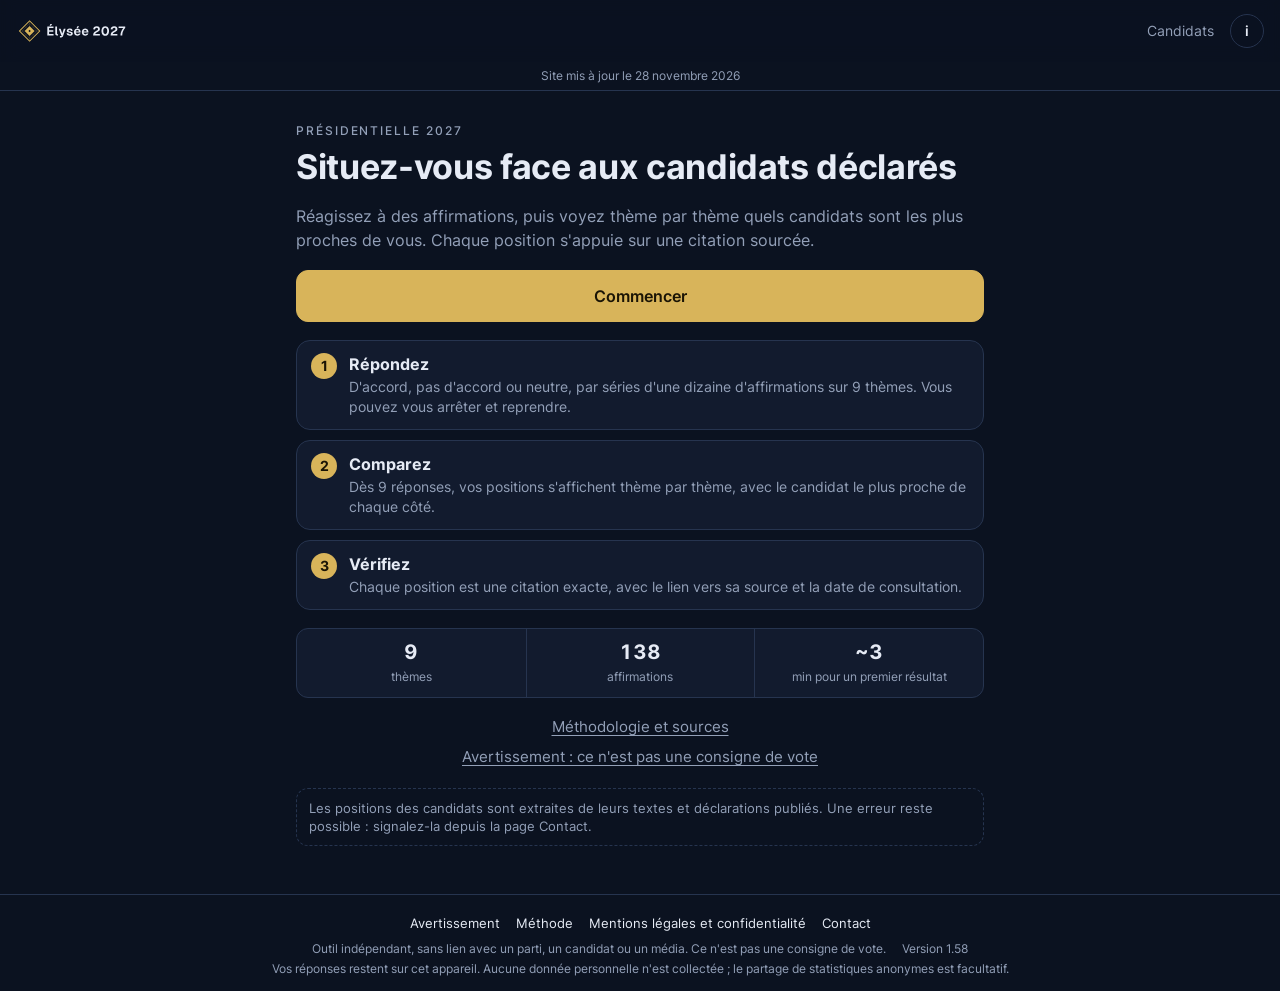
<file: index.html>
<!doctype html>
<html lang="fr">
<head>
<meta charset="utf-8">
<meta name="viewport" content="width=device-width, initial-scale=1, viewport-fit=cover">
<meta name="theme-color" content="#0B1220">
<title>Élysée 2027 · Situez-vous face aux candidats</title>
<meta name="description" content="Réagissez à des affirmations sur 9 thèmes, puis comparez vos positions aux programmes et déclarations des candidats déclarés à la présidentielle 2027, sources à l'appui.">
<link rel="icon" href="identite/3-favicon/favicon.svg" type="image/svg+xml">
<link rel="icon" href="identite/3-favicon/favicon-32.png" sizes="32x32" type="image/png">
<link rel="apple-touch-icon" href="identite/1-icone-app/icon-180.png">
<link rel="manifest" href="manifest.webmanifest">
<meta property="og:type" content="website">
<meta property="og:title" content="Élysée 2027 · Situez-vous face aux candidats déclarés">
<meta property="og:description" content="Un outil neutre et sourcé pour comparer vos positions à celles des candidats, thème par thème.">
<meta property="og:image" content="https://elysee-2027.win/identite/4-image-partage/partage-1200x630.png">
<meta property="og:image:width" content="1200">
<meta property="og:image:height" content="630">
<meta name="twitter:card" content="summary_large_image">
<meta name="twitter:image" content="https://elysee-2027.win/identite/4-image-partage/partage-1200x630.png">
<link rel="preload" href="fonts/inter-latin-400.woff2" as="font" type="font/woff2" crossorigin>
<link rel="stylesheet" href="css/style.css?v=1.58">
</head>
<body>
<header class="bar" id="bar">
  <a class="brand" href="#/" aria-label="Élysée 2027, accueil">
    <img src="identite/2-logo/logo-fond-sombre-transparent.svg" alt="Élysée 2027" width="119" height="40">
  </a>
  <nav class="nav" aria-label="Navigation principale">
    <a href="#/candidats">Candidats</a>
    <a class="info" href="#/methode" aria-label="Méthode et sources" title="Méthode et sources">i</a>
  </nav>
</header>
<div class="topinfo" id="topinfo"></div>
<main id="app" tabindex="-1"><p class="loading">Chargement des dossiers…</p></main>
<footer class="foot">
  <nav class="footlinks" aria-label="Informations">
    <a href="#/avertissement">Avertissement</a>
    <a href="#/methode">Méthode</a>
    <a href="#/mentions">Mentions légales et confidentialité</a>
    <a href="#/contact">Contact</a>
  </nav>
  <span>Outil indépendant, sans lien avec un parti, un candidat ou un média. Ce n'est pas une consigne de vote.</span>
  <span id="foot-version"></span>
  <span>Vos réponses restent sur cet appareil. Aucune donnée personnelle n'est collectée ; le partage de statistiques anonymes est facultatif.</span>
</footer>
<div class="toast" id="toast" role="status" aria-live="polite"></div>
<noscript><p class="loading">Cet outil a besoin de JavaScript pour fonctionner.</p></noscript>
<script src="js/config.js?v=1.58"></script>
<script type="module" src="js/app.js?v=1.58"></script>
</body>
</html>
</file>
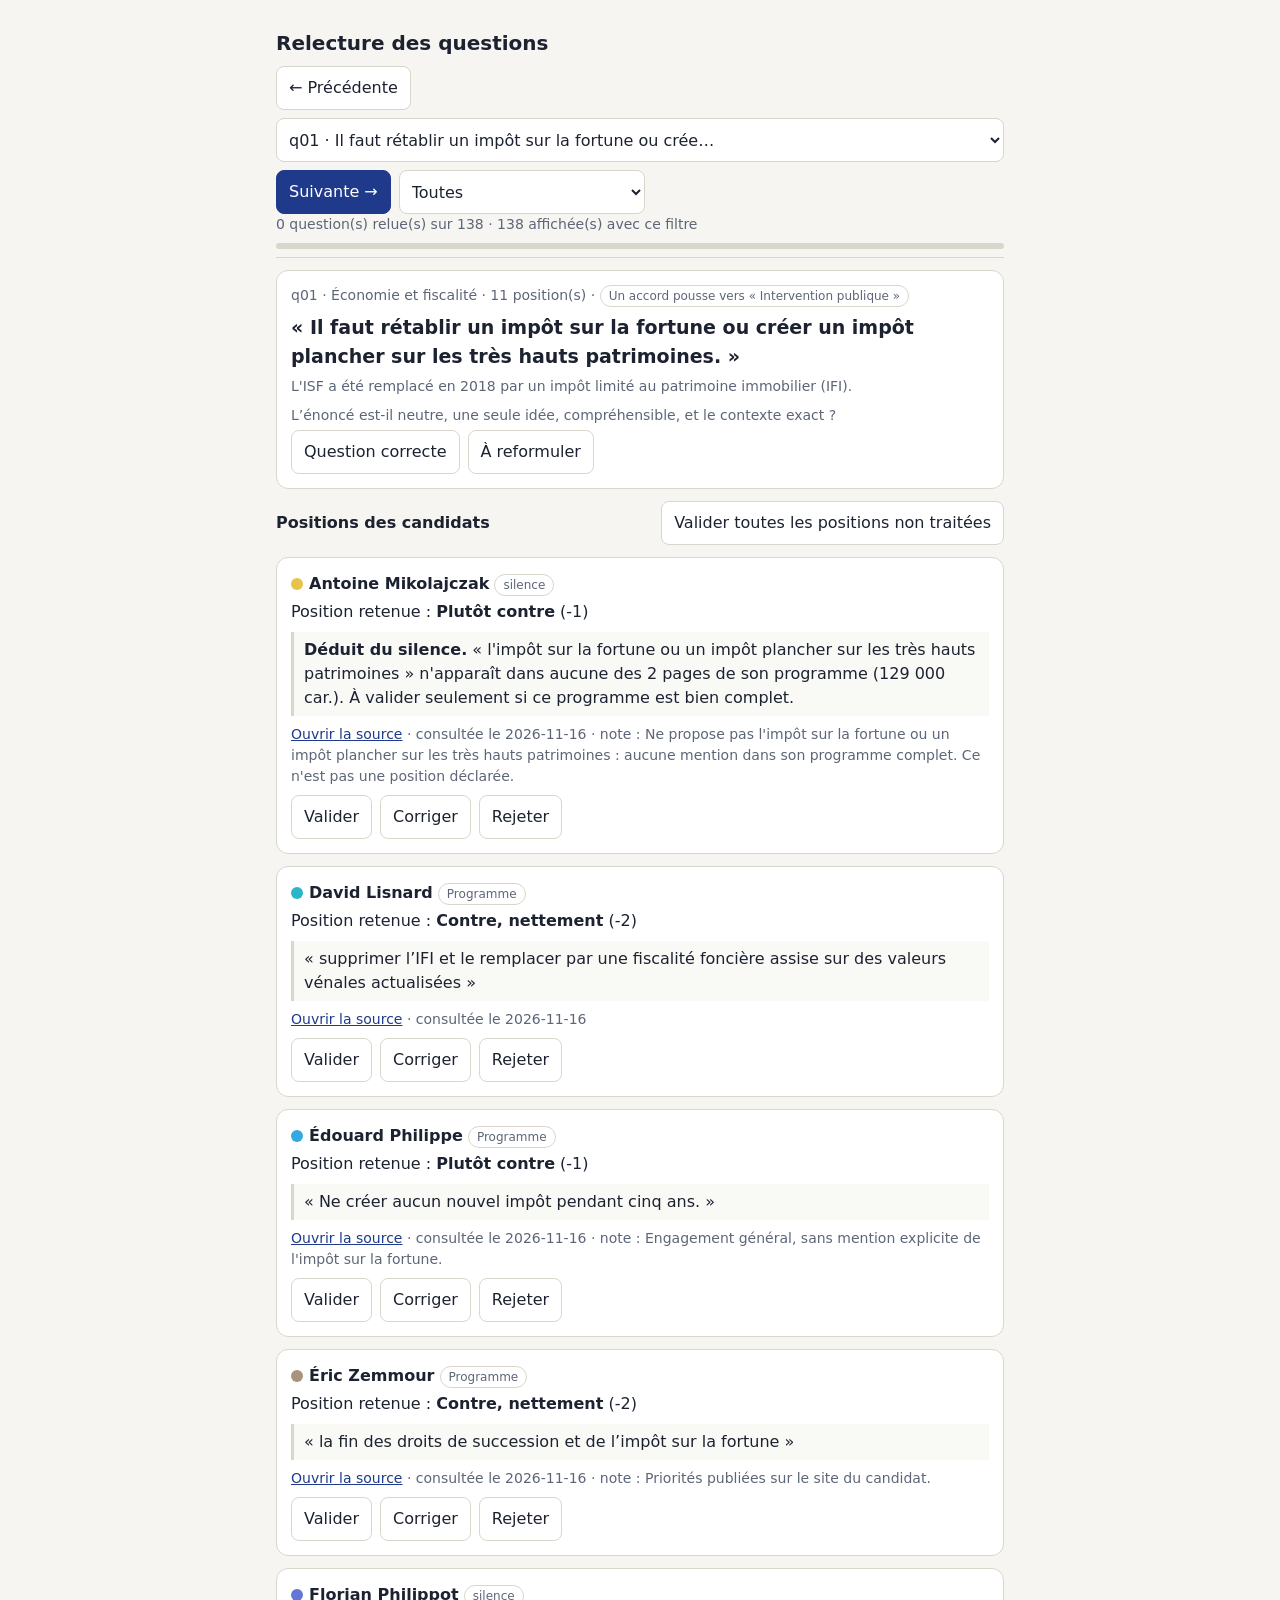
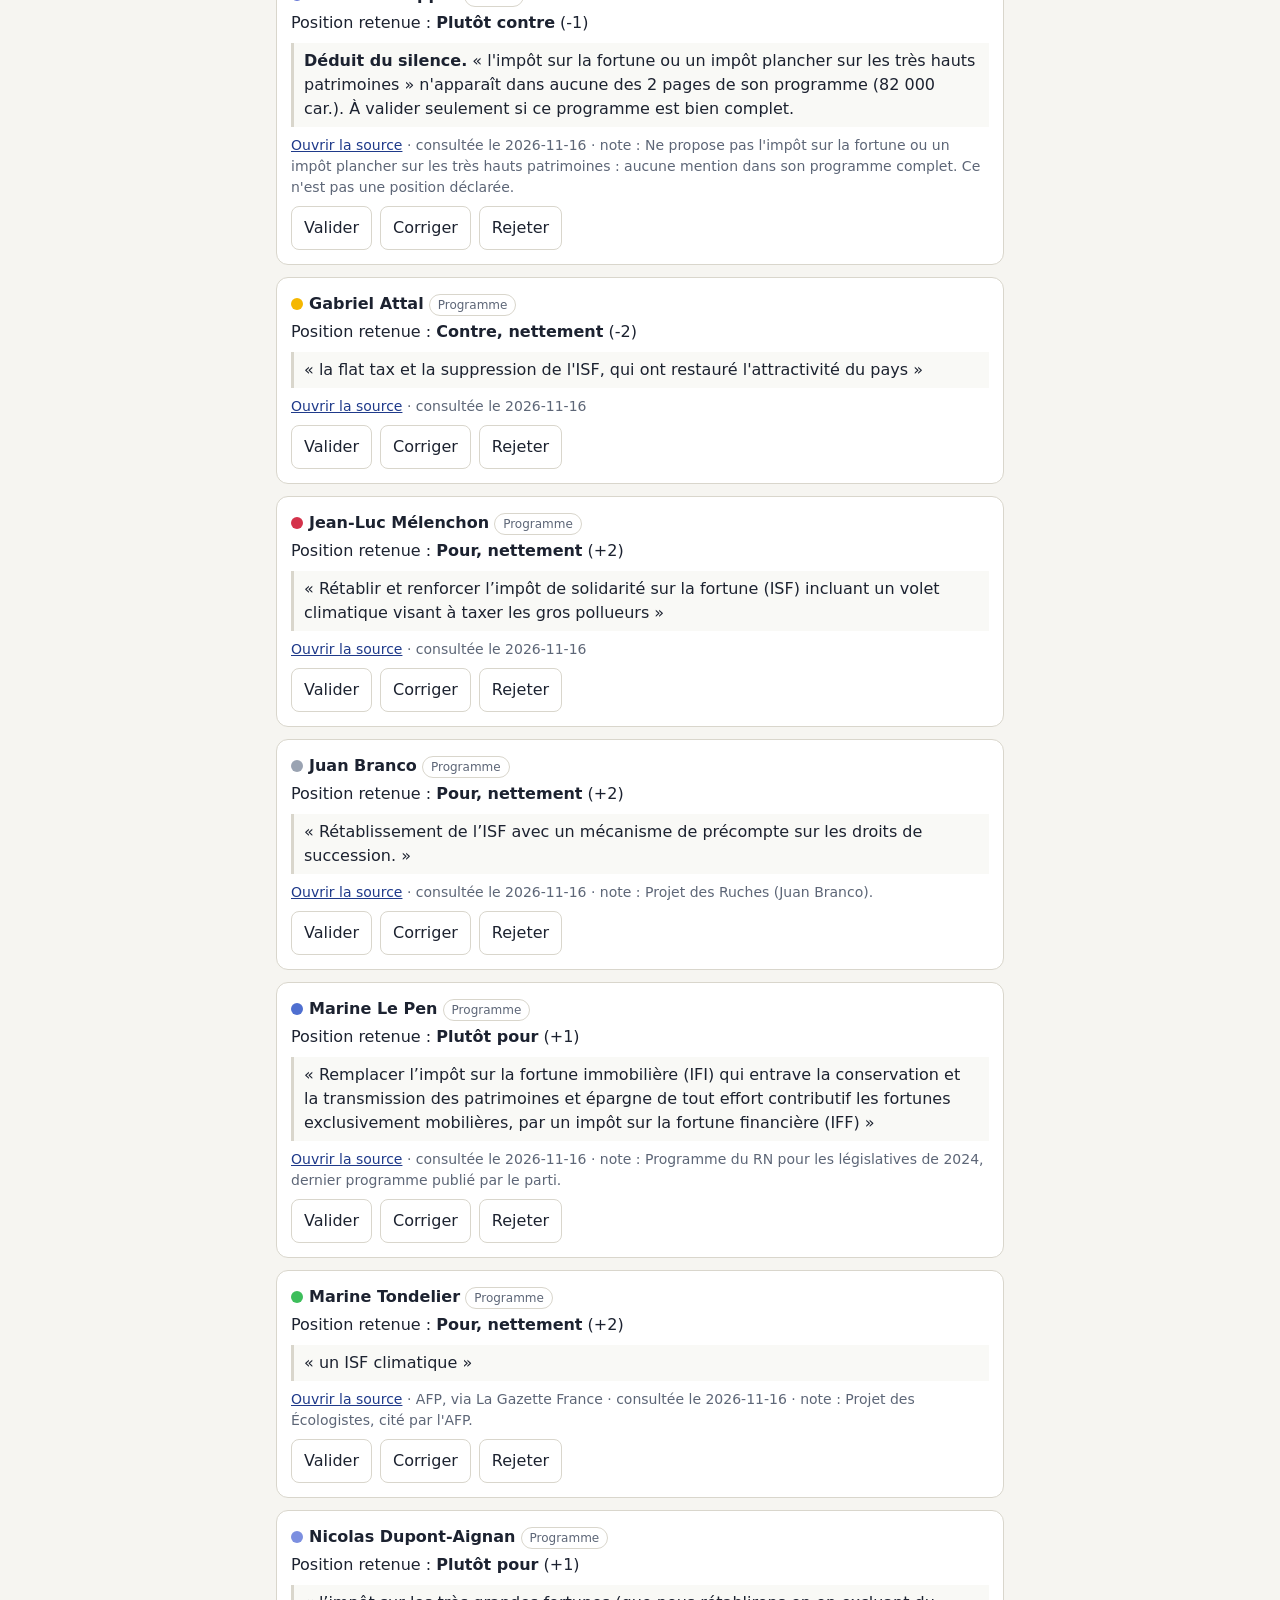
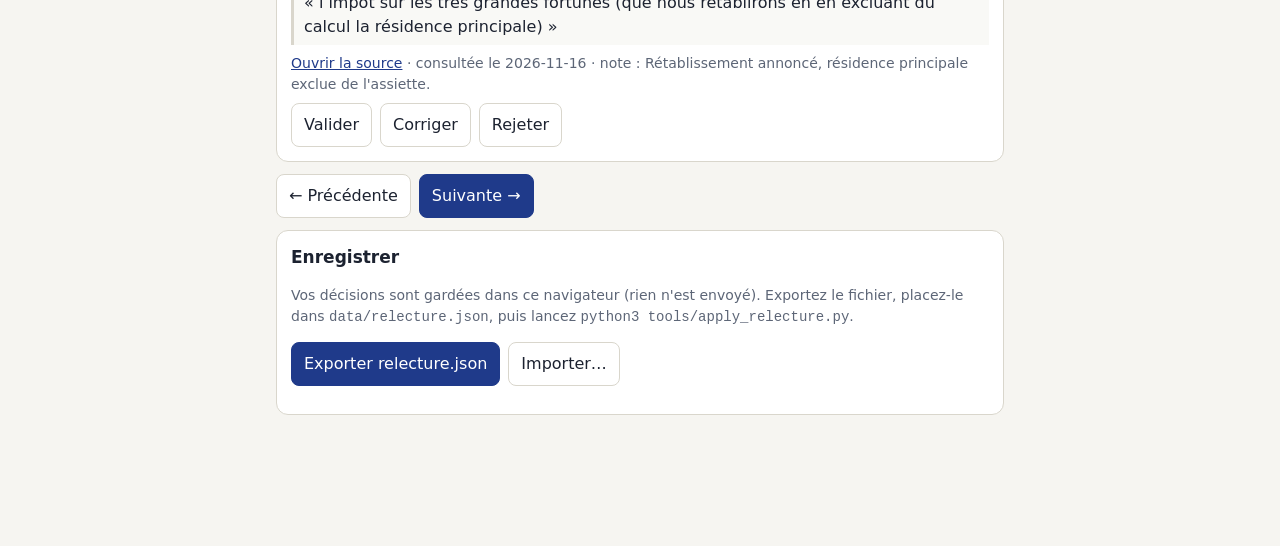
<file: tools/relecture.html>
<!doctype html>
<html lang="fr">
<head>
<meta charset="utf-8">
<meta name="viewport" content="width=device-width, initial-scale=1">
<meta name="robots" content="noindex">
<title>Relecture · Élysée 2027</title>
<style>
:root { --bg:#f6f5f1; --card:#fff; --ink:#1c2230; --mut:#5d6677; --line:#d9d6cc; --ok:#1d7a46; --ko:#b3261e; --mid:#a86a00; --acc:#1f3a8a; }
@media (prefers-color-scheme: dark) { :root { --bg:#14171f; --card:#1d212c; --ink:#e8eaf0; --mut:#98a1b3; --line:#343a49; --ok:#4cc27f; --ko:#ff8a80; --mid:#e0a43a; --acc:#8fa8ff; } }
* { box-sizing: border-box; }
body { margin:0; background:var(--bg); color:var(--ink); font:16px/1.5 system-ui, sans-serif; }
main { max-width: 760px; margin: 0 auto; padding: 12px 16px 120px; }
h1 { font-size: 20px; margin: 8px 0; }
.bar { position: sticky; top: 0; z-index: 5; background: var(--bg); padding: 8px 0; border-bottom: 1px solid var(--line); }
.row { display:flex; gap:8px; flex-wrap:wrap; align-items:center; }
button, select, input, textarea { font: inherit; color: inherit; }
button { border:1px solid var(--line); background: var(--card); border-radius: 8px; padding: 8px 12px; cursor: pointer; min-height: 44px; }
button.primary { background: var(--acc); color:#fff; border-color: var(--acc); }
button[aria-pressed="true"].v { background: var(--ok); color:#fff; border-color: var(--ok); }
button[aria-pressed="true"].c { background: var(--mid); color:#fff; border-color: var(--mid); }
button[aria-pressed="true"].r { background: var(--ko); color:#fff; border-color: var(--ko); }
select, textarea, input[type=text] { border:1px solid var(--line); background: var(--card); border-radius: 8px; padding: 8px; width: 100%; }
select { width: auto; max-width: 100%; min-height: 44px; }
#jump { flex: 1 1 100%; min-width: 0; }
blockquote, .enonce, .muted { overflow-wrap: anywhere; }
code { overflow-wrap: anywhere; }
textarea { min-height: 60px; }
.prog { height: 6px; background: var(--line); border-radius: 3px; overflow: hidden; margin-top: 8px; }
.prog i { display:block; height:100%; background: var(--ok); }
.card { background: var(--card); border:1px solid var(--line); border-radius: 12px; padding: 14px; margin: 12px 0; }
.card.done { border-left: 6px solid var(--ok); }
.card.rej { border-left: 6px solid var(--ko); }
.card.cor { border-left: 6px solid var(--mid); }
.muted { color: var(--mut); font-size: 14px; }
.tag { display:inline-block; font-size:12px; border:1px solid var(--line); border-radius:99px; padding:1px 8px; color:var(--mut); }
.enonce { font-size: 19px; font-weight: 600; margin: 6px 0; }
blockquote { margin: 8px 0; padding: 6px 10px; border-left: 3px solid var(--line); background: color-mix(in srgb, var(--bg) 60%, transparent); }
.sw { display:inline-block; width:12px; height:12px; border-radius:50%; margin-right:6px; vertical-align:-1px; }
a { color: var(--acc); }
.hide { display:none; }
details summary { cursor:pointer; }
</style>
</head>
<body>
<main>
<div class="bar">
  <h1>Relecture des questions</h1>
  <div class="row">
    <button id="prev">← Précédente</button>
    <select id="jump" aria-label="Aller à une question"></select>
    <button id="next" class="primary">Suivante →</button>
    <select id="filter" aria-label="Filtre">
      <option value="all">Toutes</option>
      <option value="todo">À relire</option>
      <option value="done">Relues</option>
      <option value="flag">Avec corrections ou rejets</option>
    </select>
  </div>
  <div class="muted" id="count"></div>
  <div class="prog"><i id="progbar" style="width:0"></i></div>
</div>
<div id="view"></div>
<div class="card">
  <h2 style="font-size:17px;margin-top:0">Enregistrer</h2>
  <p class="muted">Vos décisions sont gardées dans ce navigateur (rien n'est envoyé). Exportez le fichier, placez-le dans <code>data/relecture.json</code>, puis lancez <code>python3 tools/apply_relecture.py</code>.</p>
  <div class="row">
    <button id="export" class="primary">Exporter relecture.json</button>
    <button id="import">Importer…</button>
    <input type="file" id="file" accept="application/json" class="hide">
  </div>
  <p class="muted" id="saved"></p>
</div>
</main>
<script>
const KEY = 'e2027.relecture.v1';
const SCORE = { 2: 'Pour, nettement', 1: 'Plutôt pour', 0: 'Neutre ou mixte', '-1': 'Plutôt contre', '-2': 'Contre, nettement' };
const NIV = { programme: 'Programme', candidat: 'Déclaration du candidat', proche: 'Déclaration d’un proche' };
let Q = [], P = [], C = {}, A = {}, S = { dec: {}, cur: 0 };
const esc = (s) => String(s ?? '').replace(/[&<>"']/g, (c) => ({ '&':'&amp;', '<':'&lt;', '>':'&gt;', '"':'&quot;', "'":'&#39;' }[c]));
const load = () => { try { return JSON.parse(localStorage.getItem(KEY)) || null; } catch { return null; } };
const save = () => { try { localStorage.setItem(KEY, JSON.stringify(S)); document.getElementById('saved').textContent = 'Enregistré dans ce navigateur à ' + new Date().toLocaleTimeString('fr-FR'); } catch { document.getElementById('saved').textContent = 'Stockage local indisponible : exportez régulièrement.'; } };

const dq = (id) => (S.dec[id] ||= { question: null, enonce: '', note: '', positions: {} });
const posOf = (id) => P.filter((p) => p.question === id).sort((a, b) => (C[a.candidat]?.nom || '').localeCompare(C[b.candidat]?.nom || '', 'fr'));
const isDone = (id) => { const d = S.dec[id]; return !!d && !!d.question && posOf(id).every((p) => d.positions[p.candidat]?.statut); };
const isFlag = (id) => { const d = S.dec[id]; return !!d && (d.question === 'reformuler' || Object.values(d.positions).some((x) => x.statut === 'corrige' || x.statut === 'rejete')); };
const list = () => { const f = document.getElementById('filter').value; return Q.filter((q) => f === 'all' || (f === 'todo' && !isDone(q.id)) || (f === 'done' && isDone(q.id)) || (f === 'flag' && isFlag(q.id))); };

function posCard(p) {
  const d = dq(p.question).positions[p.candidat] || {};
  const c = C[p.candidat] || { nom: p.candidat, couleur: '#888' };
  const st = d.statut;
  const sc = d.score ?? p.score;
  return `<div class="card ${st === 'valide' ? 'done' : st === 'rejete' ? 'rej' : st === 'corrige' ? 'cor' : ''}" data-c="${esc(p.candidat)}">
    <div><span class="sw" style="background:${esc(c.couleur)}"></span><b>${esc(c.nom)}</b> <span class="tag">${esc(NIV[p.niveau] || p.niveau)}</span></div>
    <div style="margin-top:4px">Position retenue : <b>${esc(SCORE[sc])}</b> (${sc > 0 ? '+' : ''}${sc})${d.score !== undefined && d.score !== p.score ? ` <span class="tag">proposé : ${p.score > 0 ? '+' : ''}${p.score}</span>` : ''}</div>
    ${p.niveau === 'silence' ? `<blockquote><b>Déduit du silence.</b> « ${esc(p.recherche.sujet)} » n'apparaît dans aucune des ${p.recherche.fichiers} pages de son programme (${Math.round(p.recherche.caracteres / 1000)} 000 car.). À valider seulement si ce programme est bien complet.</blockquote>` : `<blockquote>« ${esc(p.citation)} »</blockquote>`}
    <div class="muted"><a href="${esc(p.source.url)}" target="_blank" rel="noopener noreferrer">Ouvrir la source</a>${p.source.media ? ' · ' + esc(p.source.media) : ''} · consultée le ${esc(p.source.consulte)}${p.note ? ' · note : ' + esc(p.note) : ''}</div>
    <div class="row" style="margin-top:8px" role="group" aria-label="Décision">
      <button class="v" data-act="valide" aria-pressed="${st === 'valide'}">Valider</button>
      <button class="c" data-act="corrige" aria-pressed="${st === 'corrige'}">Corriger</button>
      <button class="r" data-act="rejete" aria-pressed="${st === 'rejete'}">Rejeter</button>
    </div>
    <div class="${st === 'corrige' || st === 'rejete' || d.note ? '' : 'hide'}" style="margin-top:8px">
      <div class="${st === 'corrige' ? '' : 'hide'} row" style="margin-bottom:6px">
        <label>Position correcte :
          <select data-f="score">${[2, 1, 0, -1, -2].map((v) => `<option value="${v}" ${v === sc ? 'selected' : ''}>${v > 0 ? '+' : ''}${v} · ${SCORE[v]}</option>`).join('')}</select>
        </label>
      </div>
      <textarea data-f="note" placeholder="Motif ou commentaire (facultatif)">${esc(d.note || '')}</textarea>
    </div>
  </div>`;
}

function render() {
  const L = list(), view = document.getElementById('view');
  const done = Q.filter((q) => isDone(q.id)).length;
  document.getElementById('count').textContent = `${done} question(s) relue(s) sur ${Q.length} · ${L.length} affichée(s) avec ce filtre`;
  document.getElementById('progbar').style.width = (Q.length ? 100 * done / Q.length : 0) + '%';
  const jump = document.getElementById('jump');
  jump.innerHTML = L.map((q, i) => `<option value="${i}">${isDone(q.id) ? '✓ ' : ''}${esc(q.id)} · ${esc((q.enonce || '').slice(0, 48))}…</option>`).join('');
  if (!L.length) { view.innerHTML = '<div class="card">Aucune question pour ce filtre.</div>'; return; }
  S.cur = Math.min(Math.max(S.cur, 0), L.length - 1);
  jump.value = S.cur;
  const q = L[S.cur], ps = posOf(q.id), d = dq(q.id);
  const axe = q.axe ? (A[q.axe]?.nom || q.axe) : (q.theme || 'Hors graphe');
  const sens = q.axe && A[q.axe] ? (q.sens > 0 ? `Un accord pousse vers « ${A[q.axe].pole2 || A[q.axe].poleB || A[q.axe].poles?.[1] || 'second pôle'} »` : `Un accord pousse vers « ${A[q.axe].pole1 || A[q.axe].poleA || A[q.axe].poles?.[0] || 'premier pôle'} »`) : 'Hors graphe';
  view.innerHTML = `
  <div class="card ${d.question === 'ok' ? 'done' : d.question === 'reformuler' ? 'cor' : ''}">
    <div class="muted">${esc(q.id)} · ${esc(axe)} · ${ps.length} position(s) · <span class="tag">${esc(sens)}</span>${q.actualite ? ' · <span class="tag">actualité, jusqu’au ' + esc(q.actualite.jusqu_au) + '</span>' : ''}</div>
    <div class="enonce">« ${esc(q.enonce)} »</div>
    <div class="muted">${esc(q.contexte)}</div>
    <p class="muted" style="margin:8px 0 4px">L’énoncé est-il neutre, une seule idée, compréhensible, et le contexte exact ?</p>
    <div class="row" role="group" aria-label="Décision sur la question">
      <button class="v" data-q="ok" aria-pressed="${d.question === 'ok'}">Question correcte</button>
      <button class="c" data-q="reformuler" aria-pressed="${d.question === 'reformuler'}">À reformuler</button>
    </div>
    <div class="${d.question === 'reformuler' ? '' : 'hide'}" style="margin-top:8px">
      <textarea data-qf="enonce" placeholder="Formulation proposée">${esc(d.enonce || '')}</textarea>
      <textarea data-qf="note" placeholder="Motif (facultatif)" style="margin-top:6px">${esc(d.note || '')}</textarea>
    </div>
  </div>
  <div class="row" style="justify-content:space-between"><b>Positions des candidats</b><button id="allok">Valider toutes les positions non traitées</button></div>
  ${ps.length ? ps.map(posCard).join('') : '<div class="card muted">Aucune position citée pour cette question.</div>'}
  <div class="row"><button id="prev2">← Précédente</button><button id="next2" class="primary">Suivante →</button></div>`;
}

function go(n) { S.cur += n; save(); render(); window.scrollTo(0, 0); }
document.addEventListener('click', (e) => {
  const b = e.target.closest('button'); if (!b) return;
  const L = list(), q = L[S.cur];
  if (b.id === 'prev' || b.id === 'prev2') return go(-1);
  if (b.id === 'next' || b.id === 'next2') return go(1);
  if (b.id === 'export') return exportJson();
  if (b.id === 'import') return document.getElementById('file').click();
  if (!q) return;
  const d = dq(q.id);
  if (b.dataset.q) { d.question = d.question === b.dataset.q ? null : b.dataset.q; save(); return render(); }
  if (b.id === 'allok') { posOf(q.id).forEach((p) => { const x = (d.positions[p.candidat] ||= {}); if (!x.statut) x.statut = 'valide'; }); save(); return render(); }
  if (b.dataset.act) {
    const c = b.closest('[data-c]').dataset.c, x = (d.positions[c] ||= {});
    x.statut = x.statut === b.dataset.act ? null : b.dataset.act;
    if (x.statut === 'corrige' && x.score === undefined) x.score = posOf(q.id).find((p) => p.candidat === c).score;
    if (x.statut !== 'corrige') delete x.score;
    save(); render();
  }
});
document.addEventListener('change', (e) => {
  const q = list()[S.cur]; if (!q) return;
  if (e.target.id === 'filter') { S.cur = 0; return render(); }
  if (e.target.id === 'jump') { S.cur = +e.target.value; save(); return render(); }
  if (e.target.id === 'file') return importJson(e.target.files[0]);
  const d = dq(q.id), card = e.target.closest('[data-c]');
  if (e.target.dataset.f && card) { const x = (d.positions[card.dataset.c] ||= {}); x[e.target.dataset.f] = e.target.dataset.f === 'score' ? +e.target.value : e.target.value; save(); render(); }
});
document.addEventListener('input', (e) => {
  const q = list()[S.cur]; if (!q) return;
  const d = dq(q.id), card = e.target.closest('[data-c]');
  if (e.target.dataset.qf) { d[e.target.dataset.qf] = e.target.value; save(); }
  else if (e.target.dataset.f === 'note' && card) { (d.positions[card.dataset.c] ||= {}).note = e.target.value; save(); }
});

function exportJson() {
  const out = { version: 1, exporte_le: new Date().toISOString().slice(0, 10), questions: {} };
  for (const [id, d] of Object.entries(S.dec)) {
    const pos = {}; for (const [c, x] of Object.entries(d.positions)) if (x.statut) pos[c] = { statut: x.statut, ...(x.statut === 'corrige' ? { score: x.score } : {}), ...(x.note ? { note: x.note } : {}) };
    if (d.question || Object.keys(pos).length) out.questions[id] = { question: d.question, ...(d.question === 'reformuler' && d.enonce ? { enonce: d.enonce } : {}), ...(d.note ? { note: d.note } : {}), positions: pos };
  }
  const a = document.createElement('a');
  a.href = URL.createObjectURL(new Blob([JSON.stringify(out, null, 1)], { type: 'application/json' }));
  a.download = 'relecture.json'; a.click(); URL.revokeObjectURL(a.href);
}
async function importJson(f) {
  if (!f) return;
  try {
    const j = JSON.parse(await f.text()); if (!j.questions) throw 0;
    for (const [id, d] of Object.entries(j.questions)) S.dec[id] = { question: d.question || null, enonce: d.enonce || '', note: d.note || '', positions: d.positions || {} };
    save(); render();
  } catch { alert('Fichier non reconnu.'); }
}

(async () => {
  try {
    const [q, p, c, a] = await Promise.all(['questions', 'positions', 'candidats', 'axes'].map((n) => fetch('../data/' + n + '.json').then((r) => r.json())));
    Q = q; P = p; c.forEach((x) => (C[x.id] = x)); a.forEach((x) => (A[x.id] = x));
  } catch { document.getElementById('view').innerHTML = '<div class="card">Impossible de charger ../data. Lancez <code>python3 -m http.server</code> à la racine du projet et ouvrez /tools/relecture.html.</div>'; return; }
  const s = load(); if (s) S = { dec: s.dec || {}, cur: s.cur || 0 };
  render();
})();
</script>
</body>
</html>
</file>
<file: css/style.css>
/* Élysée 2027 · identité visuelle v1.0 (identite/LISEZMOI.txt)
   Palette : Nuit, Surface, Trait, Texte, Texte secondaire, Or (accent unique).
   Les couleurs des partis n'apparaissent que dans les données (radar, curseurs, pastilles). */
@font-face{font-family:"Inter";font-style:normal;font-weight:400;font-display:swap;src:url(../fonts/inter-latin-400.woff2) format("woff2");unicode-range:U+0000-00FF,U+0131,U+0152-0153,U+02BB-02BC,U+02C6,U+02DA,U+02DC,U+0304,U+0308,U+0329,U+2000-206F,U+2074,U+20AC,U+2122,U+2191,U+2193,U+2212,U+2215,U+FEFF,U+FFFD}
@font-face{font-family:"Inter";font-style:normal;font-weight:400;font-display:swap;src:url(../fonts/inter-latin-ext-400.woff2) format("woff2");unicode-range:U+0100-02AF,U+0304,U+0308,U+0329,U+1E00-1E9F,U+1EF2-1EFF,U+2020,U+20A0-20AB,U+20AD-20C0,U+2113,U+2C60-2C7F,U+A720-A7FF}
@font-face{font-family:"Inter";font-style:normal;font-weight:500;font-display:swap;src:url(../fonts/inter-latin-500.woff2) format("woff2");unicode-range:U+0000-00FF,U+0131,U+0152-0153,U+02BB-02BC,U+02C6,U+02DA,U+02DC,U+0304,U+0308,U+0329,U+2000-206F,U+2074,U+20AC,U+2122,U+2191,U+2193,U+2212,U+2215,U+FEFF,U+FFFD}
@font-face{font-family:"Inter";font-style:normal;font-weight:500;font-display:swap;src:url(../fonts/inter-latin-ext-500.woff2) format("woff2");unicode-range:U+0100-02AF,U+0304,U+0308,U+0329,U+1E00-1E9F,U+1EF2-1EFF,U+2020,U+20A0-20AB,U+20AD-20C0,U+2113,U+2C60-2C7F,U+A720-A7FF}
@font-face{font-family:"Inter";font-style:normal;font-weight:600;font-display:swap;src:url(../fonts/inter-latin-600.woff2) format("woff2");unicode-range:U+0000-00FF,U+0131,U+0152-0153,U+02BB-02BC,U+02C6,U+02DA,U+02DC,U+0304,U+0308,U+0329,U+2000-206F,U+2074,U+20AC,U+2122,U+2191,U+2193,U+2212,U+2215,U+FEFF,U+FFFD}
@font-face{font-family:"Inter";font-style:normal;font-weight:600;font-display:swap;src:url(../fonts/inter-latin-ext-600.woff2) format("woff2");unicode-range:U+0100-02AF,U+0304,U+0308,U+0329,U+1E00-1E9F,U+1EF2-1EFF,U+2020,U+20A0-20AB,U+20AD-20C0,U+2113,U+2C60-2C7F,U+A720-A7FF}
@font-face{font-family:"Inter";font-style:normal;font-weight:700;font-display:swap;src:url(../fonts/inter-latin-700.woff2) format("woff2");unicode-range:U+0000-00FF,U+0131,U+0152-0153,U+02BB-02BC,U+02C6,U+02DA,U+02DC,U+0304,U+0308,U+0329,U+2000-206F,U+2074,U+20AC,U+2122,U+2191,U+2193,U+2212,U+2215,U+FEFF,U+FFFD}
@font-face{font-family:"Inter";font-style:normal;font-weight:700;font-display:swap;src:url(../fonts/inter-latin-ext-700.woff2) format("woff2");unicode-range:U+0100-02AF,U+0304,U+0308,U+0329,U+1E00-1E9F,U+1EF2-1EFF,U+2020,U+20A0-20AB,U+20AD-20C0,U+2113,U+2C60-2C7F,U+A720-A7FF}
:root{
  --nuit:#0B1220; --surface:#121B2E; --surface2:#17223A; --trait:#26344F;
  --txt:#E6EBF5; --muted:#93A0B8; --or:#D8B45A; --or-ink:#1A1405;
  --ok:#5FC48A; --ko:#E2776A; --mid:#B9A36A;
  --r:14px; --pad:16px;
  color-scheme:dark;
  font-family:"Inter","Source Sans 3","Geist",system-ui,-apple-system,"Segoe UI",Roboto,Arial,sans-serif;
  font-feature-settings:"cv11","ss01";
}
*{box-sizing:border-box}
html{-webkit-text-size-adjust:100%}
body{margin:0;background:var(--nuit);color:var(--txt);font-size:15px;line-height:22px;min-height:100dvh;display:flex;flex-direction:column}
a{color:var(--or)}
img{max-width:100%}
h1,h2,h3{margin:0 0 .5em;text-wrap:balance;font-weight:650}
h1{font-size:28px;line-height:34px;letter-spacing:-.01em;font-weight:700}
h2{font-size:20px;line-height:26px}
h3{font-size:16px;line-height:22px}
p{margin:0 0 1em}
.eyebrow{font-size:12px;line-height:16px;letter-spacing:.16em;text-transform:uppercase;color:var(--muted);font-weight:500;margin:0 0 8px}
.eyebrow.or{color:var(--or)}
.muted{color:var(--muted)} .small{font-size:12px;line-height:16px}
.lead{color:var(--muted);font-size:16px;line-height:24px}

/* barre globale */
.bar{position:sticky;top:0;z-index:10;display:flex;align-items:center;justify-content:space-between;
  padding:8px var(--pad);padding-top:max(8px,env(safe-area-inset-top));background:rgba(11,18,32,.94);backdrop-filter:blur(8px)}
.brand{display:flex;align-items:center;text-decoration:none}
.brand img{height:46px;width:auto;display:block;margin-left:-8px}
.nav{display:flex;align-items:center;gap:6px}
.nav a{color:var(--muted);text-decoration:none;padding:10px;border-radius:8px;font-size:14px}
.nav a:hover,.nav a[aria-current=page]{color:var(--txt)}
.nav a.info{width:34px;height:34px;padding:0;display:inline-flex;align-items:center;justify-content:center;border:1px solid var(--trait);border-radius:50%;font-weight:600;color:var(--txt)}
body.focus .bar{display:none}
.topinfo{display:flex;flex-wrap:wrap;justify-content:center;gap:0 14px;padding:6px var(--pad);text-align:center;font-size:12px;line-height:16px;color:var(--muted);border-bottom:1px solid var(--trait)}

main{flex:1;width:100%;max-width:720px;margin:0 auto;padding:12px var(--pad) 32px;outline:none}
.foot{display:flex;flex-wrap:wrap;gap:4px 16px;justify-content:center;padding:14px var(--pad);
  padding-bottom:max(14px,env(safe-area-inset-bottom));border-top:1px solid var(--trait);color:var(--muted);font-size:12px;line-height:16px;text-align:center}
.loading{color:var(--muted);text-align:center;padding:40px 0}

/* barre d'écran (question, résultat) */
.topbar{display:grid;grid-template-columns:44px 1fr auto;align-items:center;min-height:52px;margin:0 0 6px;padding-top:env(safe-area-inset-top)}
.topbar .title{text-align:center;font-weight:600;font-size:16px}
.iconbtn{width:44px;height:44px;display:inline-flex;align-items:center;justify-content:center;color:var(--txt);background:none;border:0;border-radius:10px;cursor:pointer;text-decoration:none}
.iconbtn svg{width:22px;height:22px}
.textbtn{color:var(--muted);text-decoration:none;font-size:15px;padding:10px 4px}
.track-progress{height:4px;border-radius:2px;background:var(--trait);overflow:hidden;margin:0 0 18px}
.track-progress i{display:block;height:100%;background:var(--or);border-radius:2px}

/* surfaces */
.card{background:var(--surface);border:1px solid var(--trait);border-radius:var(--r);padding:var(--pad);margin:0 0 16px}
.banner{border:1px dashed var(--trait);color:var(--muted);border-radius:12px;padding:10px 12px;font-size:13px;line-height:18px;margin:0 0 16px}

/* boutons */
.btn{display:inline-flex;align-items:center;justify-content:center;gap:8px;min-height:52px;padding:12px 18px;border-radius:12px;
  border:1px solid var(--trait);background:var(--nuit);color:var(--txt);font:inherit;font-size:16px;font-weight:600;cursor:pointer;text-decoration:none;-webkit-tap-highlight-color:transparent}
.btn.primary{background:var(--or);border-color:var(--or);color:var(--or-ink)}
.btn.block{display:flex;width:100%}
.btn.quiet{border-color:transparent;color:var(--muted);font-weight:500;min-height:44px}
.btn:focus-visible,.opt:focus-visible,.chip:focus-visible,.seg button:focus-visible,summary:focus-visible,a:focus-visible,.iconbtn:focus-visible{outline:2px solid var(--or);outline-offset:2px}
.btn[aria-disabled=true]{opacity:.4;pointer-events:none}
.stack{display:grid;gap:10px;margin:16px 0}
.duo{display:grid;grid-template-columns:2fr 3fr;gap:12px}
.link-under{display:block;text-align:center;color:var(--muted);text-decoration:underline;text-underline-offset:3px;margin:16px 0 0;font-size:15px}

/* accueil */
.stats{display:grid;grid-template-columns:repeat(3,1fr);border:1px solid var(--trait);border-radius:12px;background:var(--surface);margin:18px 0}
.stats div{text-align:center;padding:10px 4px}
.stats div+div{border-left:1px solid var(--trait)}
.stats b{display:block;font-size:20px;line-height:26px;font-weight:650;font-variant-numeric:tabular-nums}
.stats span{font-size:12px;line-height:16px;color:var(--muted)}

/* question */
.theme{display:flex;align-items:center;gap:12px;margin:0 0 14px}
.theme svg{width:40px;height:40px;flex:none}
.theme .eyebrow{margin:0}
.theme b{display:block;font-size:18px;line-height:24px;font-weight:600}
.affirm .eyebrow{margin-bottom:10px}
.statement{font-size:20px;line-height:28px;font-weight:650;margin:0 0 8px;text-wrap:balance}
.context{color:var(--muted);font-size:13px;line-height:19px;margin:0}
.opts{display:grid;gap:8px;margin:0 0 16px}
.opt{display:flex;align-items:center;gap:14px;width:100%;min-height:52px;padding:12px 14px;text-align:left;border-radius:12px;border:1px solid var(--trait);
  background:var(--nuit);color:var(--txt);font:inherit;font-size:16px;cursor:pointer;-webkit-tap-highlight-color:transparent}
.opt .dot{width:20px;height:20px;border-radius:50%;border:2px solid var(--muted);flex:none}
.opt[aria-pressed=true]{border-color:var(--or);border-width:1.5px}
.opt.na{color:var(--muted);border-style:dashed}
.opt[aria-pressed=true] .dot{border-color:var(--or);background:radial-gradient(circle,var(--or) 0 45%,transparent 50%)}
.scale{margin:0 0 12px}
.scale-now{margin:0 0 2px;min-height:26px;text-align:center;font-size:18px;white-space:nowrap;line-height:26px;font-weight:650;color:var(--muted)}
.scale-now.on{color:var(--or)}
.scale-box{position:relative;height:44px}
.scale-box::before{content:'';position:absolute;left:0;right:0;top:50%;height:6px;margin-top:-3px;border-radius:3px;background:var(--trait)}
.scale-box .tk{position:absolute;top:50%;left:calc(14px + (100% - 28px) * var(--k) / var(--n,4));width:10px;height:10px;margin:-5px 0 0 -5px;border-radius:50%;background:var(--muted);z-index:1;pointer-events:none;box-shadow:0 0 0 3px var(--nuit)}
.scale-box input{-webkit-appearance:none;appearance:none;position:relative;z-index:3;display:block;width:100%;height:44px;margin:0;background:transparent;cursor:pointer;touch-action:pan-y;-webkit-tap-highlight-color:transparent}
.scale-box input:focus{outline:none}
.scale-box input::-webkit-slider-runnable-track{height:6px;border-radius:3px;background:transparent}
.scale-box input::-moz-range-track{height:6px;border-radius:3px;background:transparent}
.scale-box input::-webkit-slider-thumb{-webkit-appearance:none;width:28px;height:28px;margin-top:-11px;border-radius:50%;background:var(--or);border:3px solid var(--nuit);box-shadow:0 0 0 1px var(--or)}
.scale-box input::-moz-range-thumb{width:22px;height:22px;border-radius:50%;background:var(--or);border:3px solid var(--nuit);box-shadow:0 0 0 1px var(--or)}
.scale-box input.unset::-webkit-slider-thumb{opacity:0}
.scale-box input.unset::-moz-range-thumb{opacity:0}
.scale-box input.unset:focus-visible::-webkit-slider-thumb{opacity:.5}
.scale-box input.unset:focus-visible::-moz-range-thumb{opacity:.5}
.scale-box input:focus-visible::-webkit-slider-thumb{box-shadow:0 0 0 2px var(--nuit),0 0 0 4px var(--or)}
.scale-box input:focus-visible::-moz-range-thumb{box-shadow:0 0 0 2px var(--nuit),0 0 0 4px var(--or)}
.scale-ends{display:grid;grid-template-columns:1fr auto 1fr;gap:8px;font-size:12px;line-height:16px;color:var(--muted)}
.scale-ends span:first-child{text-align:left}
.scale-ends span:last-child{text-align:right}
.noopinion{display:flex;align-items:center;justify-content:center;gap:10px;min-height:44px;margin:4px 0 12px;font-size:16px;color:var(--muted);cursor:pointer}
.noopinion input{width:22px;height:22px;margin:0;accent-color:var(--or);cursor:pointer}
.importance{margin:0 0 16px}
.importance p{color:var(--muted);margin:0 0 8px}
.importance .scale-now{font-size:15px;margin:0 0 2px;color:var(--or)}
.seg{display:grid;grid-template-columns:repeat(3,1fr);gap:4px;padding:4px;border:1px solid var(--trait);border-radius:12px;background:var(--nuit)}
.seg button{min-height:40px;border:0;border-radius:8px;background:transparent;color:var(--muted);font:inherit;font-size:15px;cursor:pointer}
.seg button[aria-pressed=true]{background:var(--trait);color:var(--txt);font-weight:500}
.locked{border:1px dashed var(--trait);border-radius:var(--r);padding:14px;color:var(--muted);font-size:13px;line-height:19px;text-align:center;margin:0 0 16px}
.bottombar{position:sticky;bottom:0;display:grid;grid-template-columns:2fr 3fr;gap:12px;padding:12px 0 max(12px,env(safe-area-inset-bottom));
  background:linear-gradient(transparent,var(--nuit) 28%);margin-top:8px;z-index:5}

/* positions des candidats */
.says h2{margin:8px 0 4px}
.says .sub{color:var(--muted);font-size:13px;line-height:19px;margin:0 0 12px}
.pos{border:1px solid var(--trait);border-left:4px solid var(--c,#9AA3B2);border-radius:12px;background:var(--surface);margin:0 0 8px;overflow:hidden}
.pos summary{list-style:none;display:flex;align-items:center;gap:10px;min-height:56px;padding:10px 12px;cursor:pointer}
.pos summary::-webkit-details-marker{display:none}
.pdot{width:10px;height:10px;border-radius:50%;background:var(--c,#9AA3B2);flex:none}
.pos .who{flex:1;min-width:0}
.pos .who b{display:block;font-weight:600;white-space:nowrap;overflow:hidden;text-overflow:ellipsis}
.pos .who span{display:block;font-size:12px;line-height:16px;color:var(--muted);white-space:nowrap;overflow:hidden;text-overflow:ellipsis}
.tag{flex:none;font-size:12px;line-height:16px;font-weight:600;padding:4px 8px;border-radius:999px;border:1px solid var(--trait);white-space:nowrap}
.tag.p2{color:#0C1F14;background:var(--ok);border-color:var(--ok)}
.tag.p1{color:var(--ok);border-color:#2F6A49}
.tag.p0{color:var(--mid);border-color:#6B5F3A}
.tag.m1{color:var(--ko);border-color:#7A3E36}
.tag.m2{color:#2A0F0B;background:var(--ko);border-color:var(--ko)}
.pos .body{padding:0 12px 12px}
.pos blockquote{margin:0 0 8px;padding:0 0 0 12px;border-left:2px solid var(--trait);font-size:15px;line-height:22px}
.pos .src{font-size:12px;line-height:16px;color:var(--muted);overflow-wrap:anywhere;margin:0}
.lvl{display:inline-block;font-size:11px;letter-spacing:.08em;text-transform:uppercase;border:1px solid var(--trait);border-radius:4px;padding:1px 6px;margin-right:6px;color:var(--txt)}
.none-list{color:var(--muted);font-size:13px;line-height:19px;border:1px dashed var(--trait);border-radius:12px;padding:12px;margin-top:10px}
.none-list b{color:var(--txt);font-weight:500}

/* résultat */
.legend{display:flex;flex-wrap:wrap;gap:6px 18px;justify-content:center;font-size:14px;padding:4px 8px 4px}
.legend span{display:inline-flex;align-items:center;gap:8px}
.legend svg{width:22px;height:6px}
.rowhead{display:flex;justify-content:space-between;align-items:baseline;gap:12px;margin:22px 0 10px}
.rowhead h2{margin:0;font-size:16px;line-height:22px;font-weight:600}
.sortbar{display:flex;align-items:center;gap:10px;margin:0 0 10px}
.sortbar .lbl{font-size:12px;line-height:16px;color:var(--muted);flex:none}
.sortgrp{flex:1;display:grid;grid-auto-flow:column;grid-auto-columns:1fr;gap:3px;padding:3px;border:1px solid var(--trait);border-radius:12px;background:var(--nuit)}
.sortbtn{display:flex;align-items:center;justify-content:center;text-align:center;min-height:40px;padding:0 10px;border:0;border-radius:9px;background:transparent;color:var(--muted);font:inherit;font-size:14px;line-height:18px;cursor:pointer}
.sortbtn[aria-pressed="true"]{background:rgba(216,180,90,.16);color:var(--or);font-weight:600}
.sortbtn:focus-visible{outline:2px solid var(--or);outline-offset:2px}
.sortbtn.solo{flex:none;min-height:36px;padding:0 14px;border:1px solid var(--trait);border-radius:999px;font-size:13px;white-space:nowrap}
.sortbtn.solo[aria-pressed="true"]{border-color:var(--or)}
.chips{display:flex;flex-wrap:wrap;gap:8px;margin:0 0 18px}
.chip{min-height:40px;padding:8px 14px;border-radius:999px;border:1px solid var(--trait);background:transparent;color:var(--muted);font:inherit;font-size:14px;cursor:pointer;display:inline-flex;align-items:center;gap:8px}
.chip-mark{display:inline-flex;flex:none}
.chip-mark svg{width:30px;height:10px;display:block}
.chip[aria-pressed=true]{border-color:var(--c,var(--or));color:var(--txt);border-width:1.5px}
.prox{display:grid;gap:6px}
.prox-row{display:grid;grid-template-columns:1fr auto;gap:2px 10px;align-items:center;padding:10px 12px;border:1px solid var(--trait);border-left:4px solid var(--c);border-radius:12px;background:var(--surface)}
.prox-row b{font-weight:600}
.prox-row .pct{font-variant-numeric:tabular-nums;font-weight:600}
.prox-row .pbar{grid-column:1/-1;height:4px;border-radius:2px;background:var(--trait);overflow:hidden}
.prox-row .pbar i{display:block;height:100%;background:var(--c)}
.prox-row .pdot{display:none}
.prox-row .n{grid-column:1/-1;font-size:12px;line-height:16px;color:var(--muted)}

/* candidats, méthode */
.cand{display:flex;gap:12px;align-items:flex-start;padding:12px;border:1px solid var(--trait);border-left:4px solid var(--c);border-radius:12px;background:var(--surface);margin:0 0 8px}
.cand .pdot{margin-top:6px}
.cand .info{flex:1;min-width:0}
.cand .info span{display:block;font-size:13px;line-height:18px;color:var(--muted);overflow-wrap:anywhere}
.badge{flex:none;font-size:11px;line-height:16px;padding:3px 8px;border-radius:999px;border:1px solid var(--trait);color:var(--muted);white-space:nowrap}
.badge.on{color:var(--or);border-color:#5A4A1E}
.prose h2{margin-top:1.6em} .prose li{margin-bottom:.4em} .prose ul{padding-left:1.2em}
.tablewrap{overflow-x:auto;border:1px solid var(--trait);border-radius:12px}
table{border-collapse:collapse;width:100%;font-size:13px;min-width:560px}
th,td{text-align:left;vertical-align:top;padding:8px 10px;border-bottom:1px solid var(--trait)}
th{color:var(--muted);font-weight:500;background:var(--surface)}

.toast{position:fixed;left:50%;bottom:24px;transform:translateX(-50%) translateY(20px);opacity:0;pointer-events:none;background:var(--surface2);border:1px solid var(--trait);
  color:var(--txt);padding:10px 16px;border-radius:12px;font-size:14px;transition:opacity .2s,transform .2s;z-index:20}
.toast.on{opacity:1;transform:translateX(-50%) translateY(0)}

@media (min-width:720px){
  main{padding-top:24px}
  h1{font-size:34px;line-height:40px}
  .statement{font-size:24px;line-height:32px}
  .bottombar{position:static;background:none}
}

.footlinks{display:flex;flex-wrap:wrap;gap:6px 16px;justify-content:center;width:100%}
.footlinks a{color:var(--txt);text-decoration:none;font-size:13px;padding:6px 0}
.form{display:grid;gap:14px;margin:16px 0}
.form label{display:grid;gap:6px;font-size:14px;color:var(--muted)}
.form input,.form select,.form textarea{font:inherit;font-size:16px;color:var(--txt);background:var(--surface);border:1px solid var(--trait);border-radius:10px;padding:12px;width:100%}
.form textarea{min-height:150px;resize:vertical}
.form input:focus,.form select:focus,.form textarea:focus{outline:2px solid var(--or);outline-offset:1px}
.hp{position:absolute;left:-9999px;width:1px;height:1px;overflow:hidden}
.notice{border-left:3px solid var(--or);background:var(--surface);padding:10px 12px;border-radius:0 10px 10px 0;font-size:14px;line-height:20px;margin:0 0 16px}
.report{display:inline-block;margin-top:6px;font-size:12px;color:var(--muted)}

/* pistes : une seule ligne par thème */
.pistes{margin:0 0 6px;position:relative}
.prow{border-top:1px solid var(--trait)}
.prow:first-child{border-top:0}
.prow summary{list-style:none;display:grid;grid-template-columns:96px 1fr;gap:8px;align-items:center;min-height:44px;padding:2px 12px 2px 0;cursor:pointer}
.prow summary::-webkit-details-marker{display:none}
.pchev{display:inline-flex;color:var(--or);transition:transform .15s}
.pchev svg{width:14px;height:14px}
.prow[open] .pchev{transform:rotate(90deg)}
.pband{position:relative;height:28px;margin:0 8px;border-radius:8px;background:var(--surface2)}
.pmid{position:absolute;left:50%;top:4px;bottom:4px;width:0;border-left:1px dashed var(--muted);opacity:.7}
.pmk{z-index:3;position:absolute;left:calc(10px + (100% - 20px) * var(--x));top:14px;display:block;line-height:0;transform:translate(-50%,-50%)}
.pnone{position:absolute;inset:0;display:flex;align-items:center;justify-content:center;font-size:11px;color:var(--muted)}
.pmore{padding:2px 12px 10px 104px}
.pmore .small{margin:4px 0 0}
.ppoles{display:flex;justify-content:space-between;gap:14px;font-size:11px;line-height:14px;color:var(--muted)}
.ppoles span{max-width:48%}
.ppoles span:last-child{text-align:right}

/* accueil */
.steps{list-style:none;counter-reset:st;margin:18px 0;padding:0;display:grid;gap:10px}
.steps li{counter-increment:st;position:relative;display:grid;gap:2px;padding:12px 14px 12px 52px;border:1px solid var(--trait);border-radius:var(--r);background:var(--surface)}
.steps li::before{content:counter(st);position:absolute;left:14px;top:12px;width:26px;height:26px;border-radius:50%;display:grid;place-items:center;font-weight:700;font-size:14px;color:var(--or-ink);background:var(--or)}
.steps b{font-size:16px;line-height:22px}
.steps span{font-size:14px;line-height:20px;color:var(--muted)}

.pos.deduit{border-left-style:dashed}
.pos.deduit .tag{font-style:italic}

.pglobal{border-bottom:2px solid var(--trait)}
.pglobal .pglobal .pband{background:var(--surface)}

.prox-row .det{grid-column:1/-1;display:flex;gap:12px;align-items:flex-start;margin-top:4px;padding-top:6px;border-top:1px solid var(--trait)}
.prox-row .det .info{flex:1;min-width:0}
.prox-row .det .info span{display:block;font-size:13px;line-height:18px;color:var(--muted);overflow-wrap:anywhere}

.pistes-head{display:flex;gap:12px;align-items:flex-start;justify-content:space-between;margin:0 0 8px}
.pistes-head p{margin:0;flex:1}

.pmk.me{z-index:2}
.prow summary{row-gap:2px}
.pglobal .pband{height:36px}
.plegend{grid-column:1/-1;display:flex;flex-wrap:wrap;align-items:center;gap:2px 14px;margin:2px 0 4px;font-size:12px;line-height:16px;color:var(--muted)}
.plegend>span{display:inline-flex;align-items:center;gap:5px}
.plegend svg{flex:none}

.prox-row .who{display:inline-flex;align-items:center;gap:7px}
.prox-row .who svg{flex:none}

.plabel{display:flex;align-items:center;gap:2px;white-space:nowrap;font-size:13px;line-height:16px;font-weight:600}

.plines{position:absolute;left:0;top:0;pointer-events:none;z-index:1;overflow:visible}
.plines line{stroke-linecap:round;opacity:.8}

.pistes-head .ph-text{flex:1;min-width:0}
.tick{display:flex;align-items:center;gap:10px;min-height:44px;margin-top:2px;font-size:14px;line-height:20px;color:var(--txt);cursor:pointer}
.tick input{flex:none;width:20px;height:20px;accent-color:var(--or);margin:0}

.pmk[data-mark]{cursor:pointer}
.pmk[data-mark]::after{content:"";position:absolute;inset:-3px}
.pmk.on svg{filter:drop-shadow(0 0 3px var(--or))}
.pmk:focus-visible{outline:2px solid var(--or);outline-offset:4px;border-radius:4px}
.pdet{margin:0;padding:0}
.pdet-h{display:flex;align-items:baseline;flex-wrap:wrap;gap:0 4px;padding:12px 44px 8px 0;position:sticky;top:0;background:var(--surface);z-index:1}
.pdet-x{position:absolute;right:-8px;top:2px;width:44px;height:44px;border:0;background:none;color:var(--muted);font-size:16px;cursor:pointer}
.qrow{padding:8px 0;border-top:1px solid var(--trait)}
.qrow:first-of-type{border-top:0}
.qrow summary{list-style:none;cursor:pointer}
.qrow summary::-webkit-details-marker{display:none}
.qt{margin:0 0 6px;font-size:14px;line-height:19px}
.qtags{display:flex;flex-wrap:wrap;gap:6px}
.tag.me{color:var(--txt);border-color:var(--muted);font-weight:500}
.tag.none{color:var(--muted);font-weight:500}
.qrow blockquote{margin:8px 0 4px}
.pmk.tight::after{display:none}

/* fenêtre des réponses : par-dessus toute la page */
.mdl{position:fixed;inset:0;z-index:100;display:flex;align-items:flex-end;justify-content:center}
.mdl-bg{position:absolute;inset:0;background:rgba(5,9,18,.72)}
.mdl-box{position:relative;width:100%;max-width:640px;max-height:88dvh;overflow:auto;overscroll-behavior:contain;background:var(--surface);border:1px solid var(--trait);border-radius:16px 16px 0 0;padding:0 16px max(16px,env(safe-area-inset-bottom));box-shadow:0 -8px 32px rgba(0,0,0,.5)}
@media (min-width:700px){.mdl{align-items:center}.mdl-box{border-radius:16px}}
body.noscroll{overflow:hidden}

.topbar .title small{font-size:12px;font-weight:500;color:var(--muted);margin-left:2px}

.topinfo span{white-space:nowrap}
.scale.off{opacity:.4}
.scale.off .scale-now{color:var(--muted)}
.scale-box input:disabled{cursor:default}
</file>
